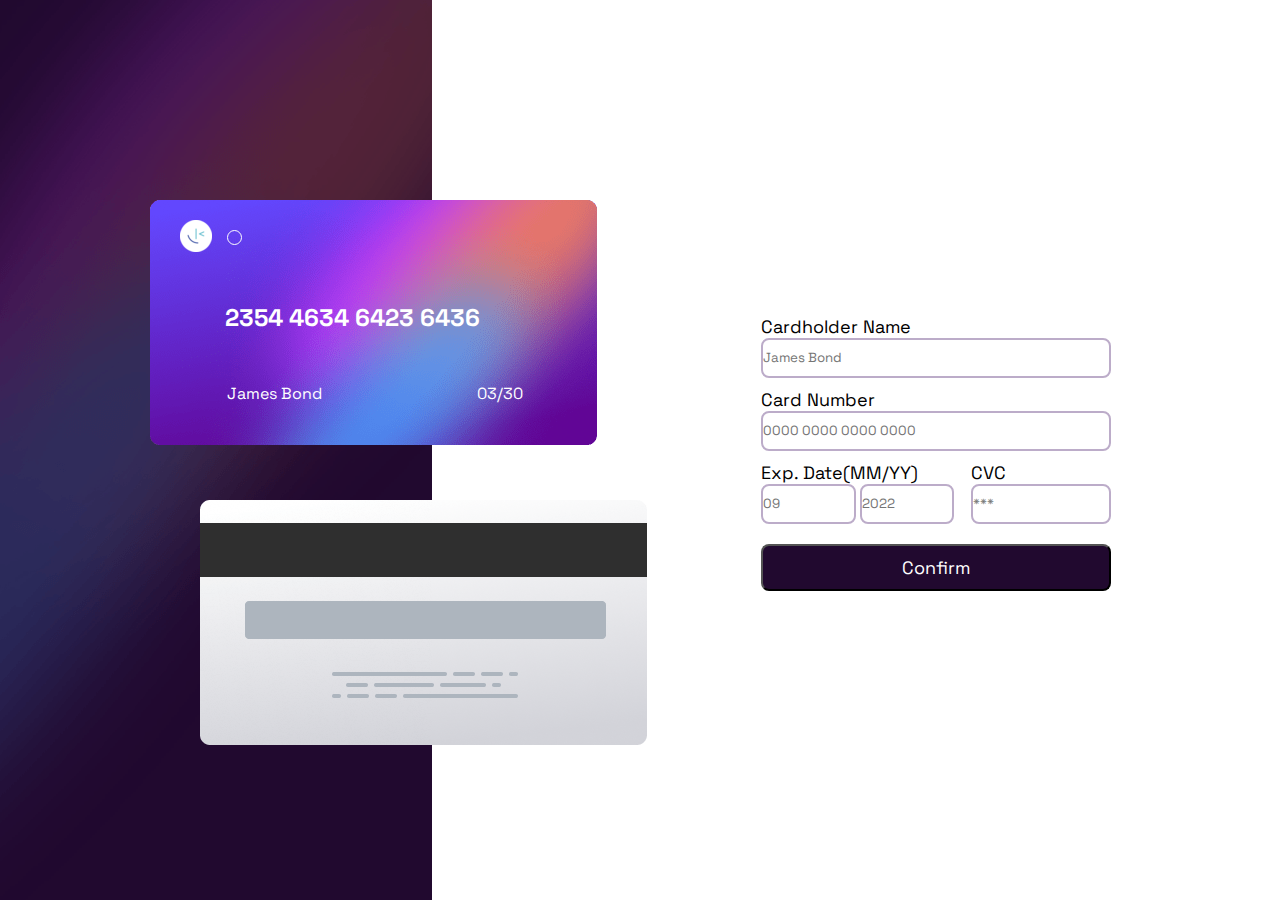
<file: index.html>
<!DOCTYPE html>
<html lang="en">
<head>
    <meta charset="UTF-8">
    <meta http-equiv="X-UA-Compatible" content="IE=edge">
    <meta name="viewport" content="width=device-width, initial-scale=1.0">
    <title>Interactive Card</title>
    <link rel="stylesheet" href="./index.css">
</head>
<body>
    <main>
        <div class="container">
            <div class="left">
                <img src="./bg-main-desktop.png" alt="">
            </div>
            <div class="card-image">
               <div class="front-card">
                    <img src="./bg-card-front.png" alt="">
                    <div class="card-text">
                        <div class="logo">
                            <img src="./favicon-32x32.png" alt="" class="logo-text">
                        <div class="circle"></div>
                        </div>
                        <div class="data">
                            
                            <h2>2354 4634 6423 6436</h2>
                            <div class="name">
                                <p>James Bond</p>
                            <p>03/30</p>
                            </div>
                        </div>
                    </div>
               </div>
               <div class="back-card">
                    <img src="./bg-card-back.png" alt="">
               </div>
            </div>
            <div class="right">
                <form action="" class="checkout-form">
                    <label for="name">cardholder name</label>
                    <br>
                    <input type="text" name="name" placeholder="James Bond">
                    <br>
                    <label for="number">card number</label>
                    <br>
                    <input type="text" name="number" placeholder="0000 0000 0000 0000">
                    <div class="f-group">
                        <div class="one">
                       <label for="exp">exp. date(MM/YY)</label>
                       <input type="number" name="exp" id="" placeholder="09">
                       <input type="number" placeholder="2022">
                       </div>
                       <div class="two">
                       <label for="cvc">CVC</label>
                       <input type="number" min="100" max="999" name="cvc" placeholder="***">
                       </div>
                    </div>
                    <button type="submit" class="button">confirm</button>
                </form>
            </div>
        </div>
    </main>
</body>
</html>
</file>
<file: index.css>
@import url('https://fonts.googleapis.com/css2?family=Dancing+Script:wght@700&family=Poppins&family=Space+Grotesk:wght@500&display=swap');
*{
    margin: 0;
    padding: 0;
    box-sizing: border-box;
    text-transform: capitalize;
    font-family: 'Dancing Script', cursive;

    font-family: 'Poppins', sans-serif;

    font-family: 'Space Grotesk', sans-serif;
}
.container{
    width: 1440px;
    display: flex;
}
.left{
    width: 30%;
    height: 100%;
}
.right{
    width: 70%;
    background-color: hsl(0, 0%, 100%);
    display: flex;
    align-items: center;
    justify-content: center;
}
.checkout-form{
    width: 350px;
}
form label{
    font-size:18px;
}
form input{
    width: 100%;
    height: 40px;
    border-radius: 8px;
    margin-bottom: 10px;
    border: 2px solid hsl(273, 21%, 73%);
}
.f-group{
    display: flex;

}
.one{
    width: 60%;
    
}
.two{
    width:40%;
}

.one input{
    width: 45%;
}
.button{
    width: 100%;
    font-size: 18px;
    margin-top: 10px;
    border-radius: 8px;
    background-color: hsl(278, 68%, 11%);
    color: hsl(0, 0%, 100%);
    padding: 10px;
}

.front-card{
    position: absolute;
    top: 200px;
    left: 150px;
    
}
.back-card{
    position: absolute;
    top: 500px;
    left: 200px;
}
.logo{
    display: flex;
}
.card-text{
    position: absolute;
    top: 0;
    left: 0;
    width: 450px;
    height: 250px;
    color:hsl(0, 0%, 100%);
  

}
.logo-text{
    margin-top: 20px;
    margin-left:30px;
   
    
}
.circle{
    height: 15px;
    width: 15px;
    margin-top: 30px;
    margin-left: 15px;
    border: 1px solid hsl(0, 0%, 100%);
    border-radius: 50%;
}
.data h2{
   margin-left: 75px; 
   margin-top: 50px;
}
.name{
    display: flex;
    justify-content: space-around;
    margin-top: 50px;
}
</file>
